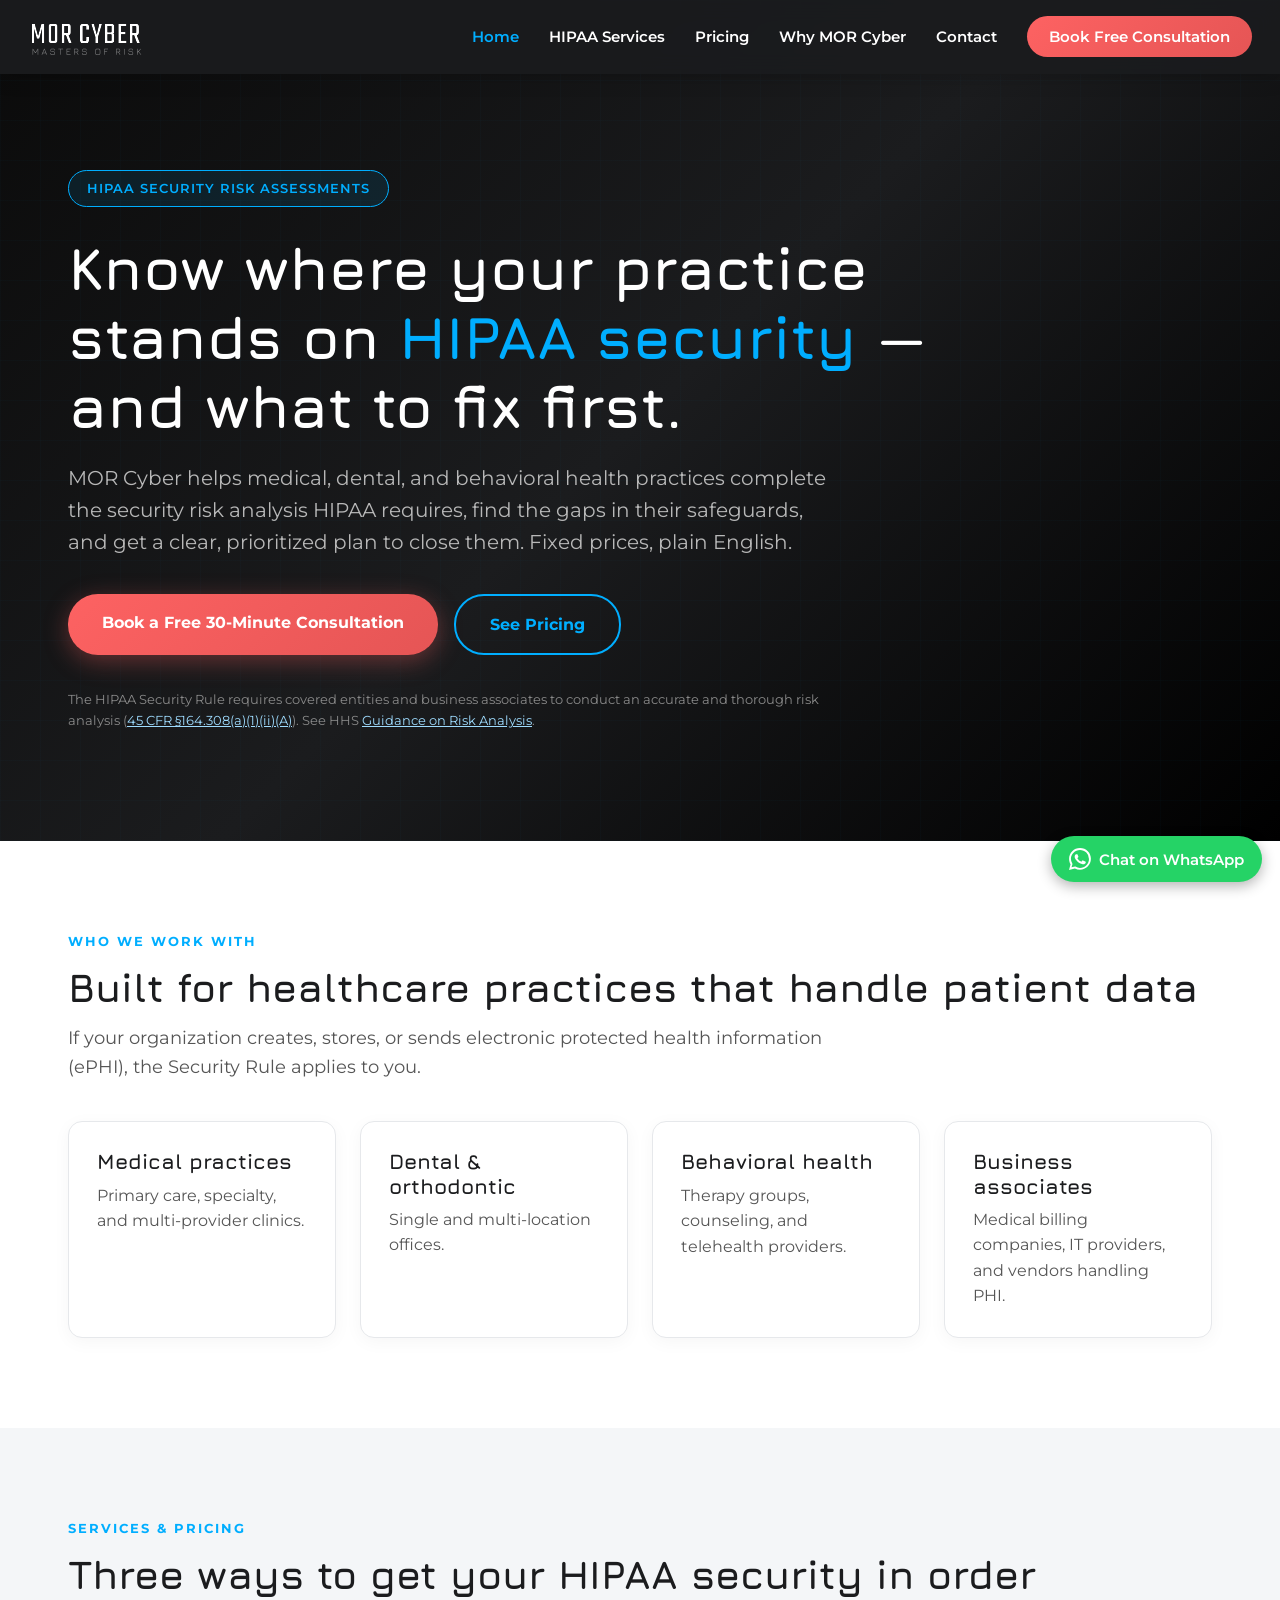
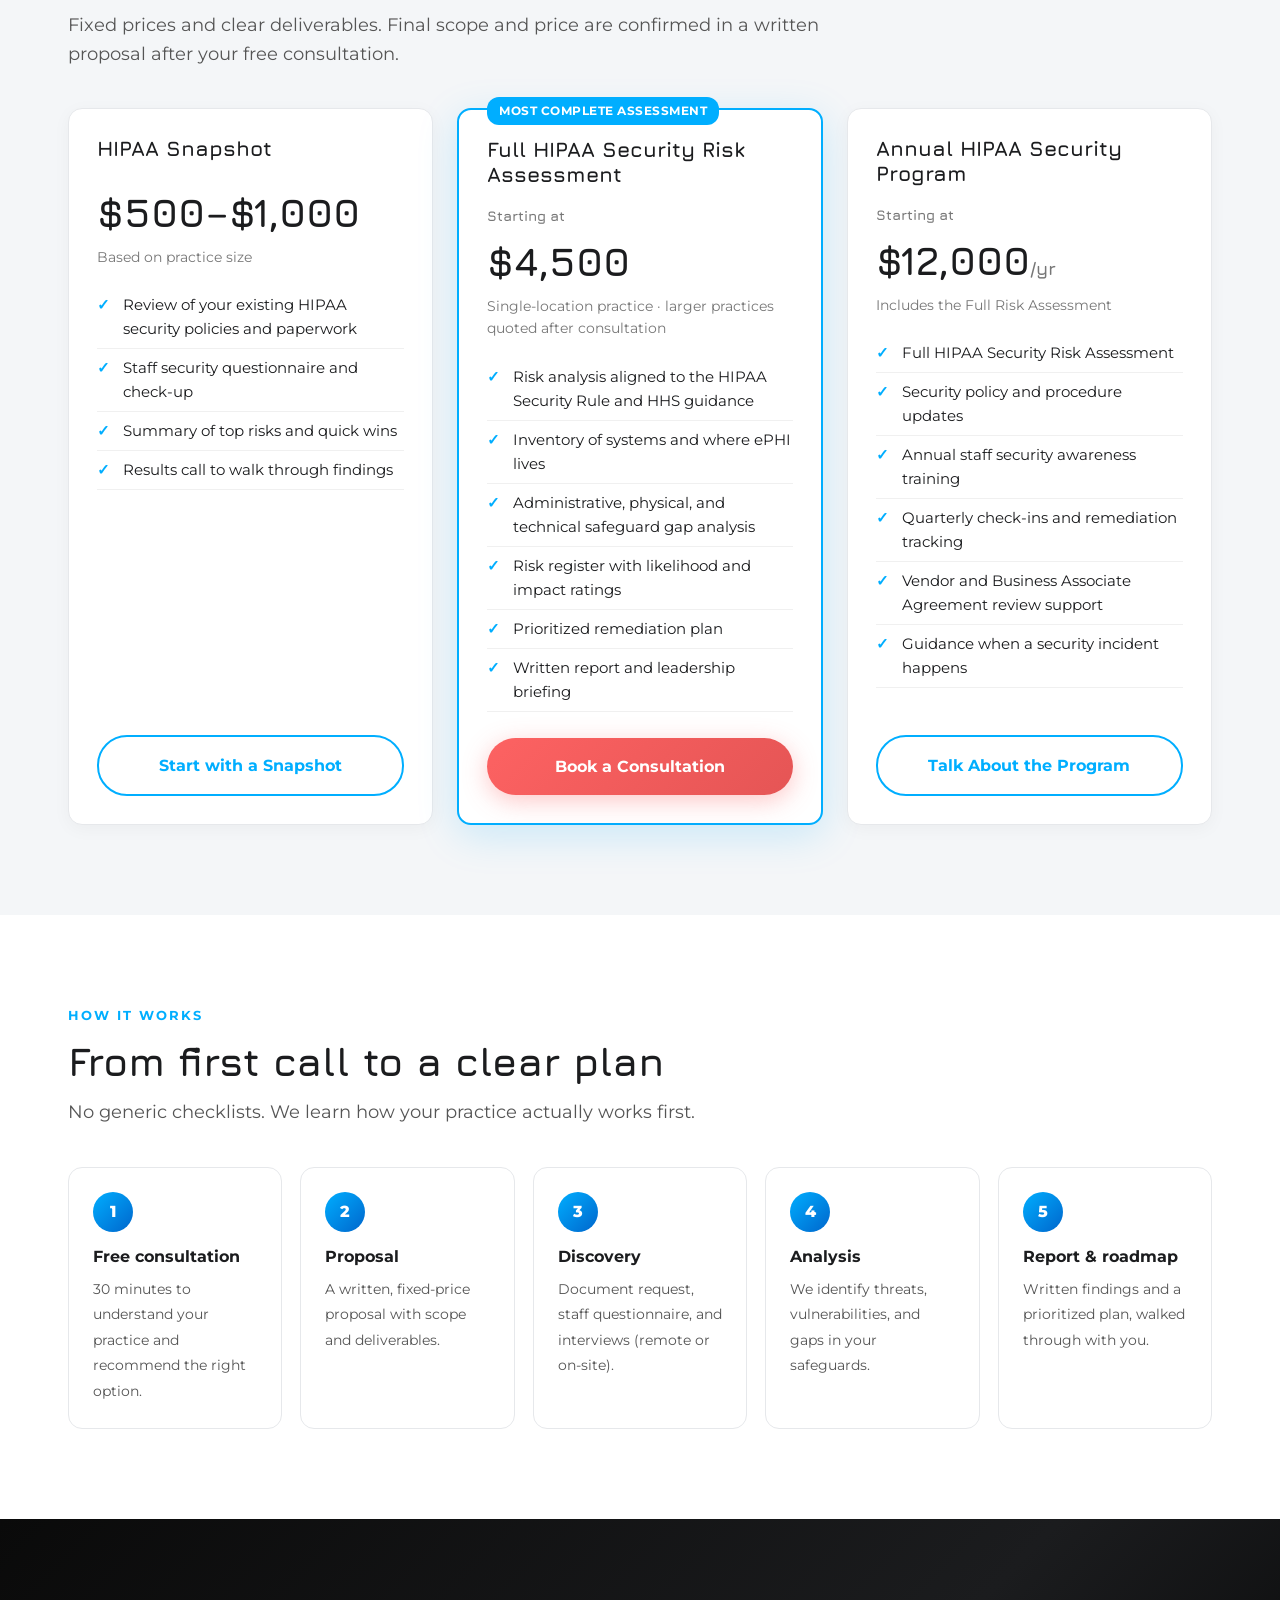
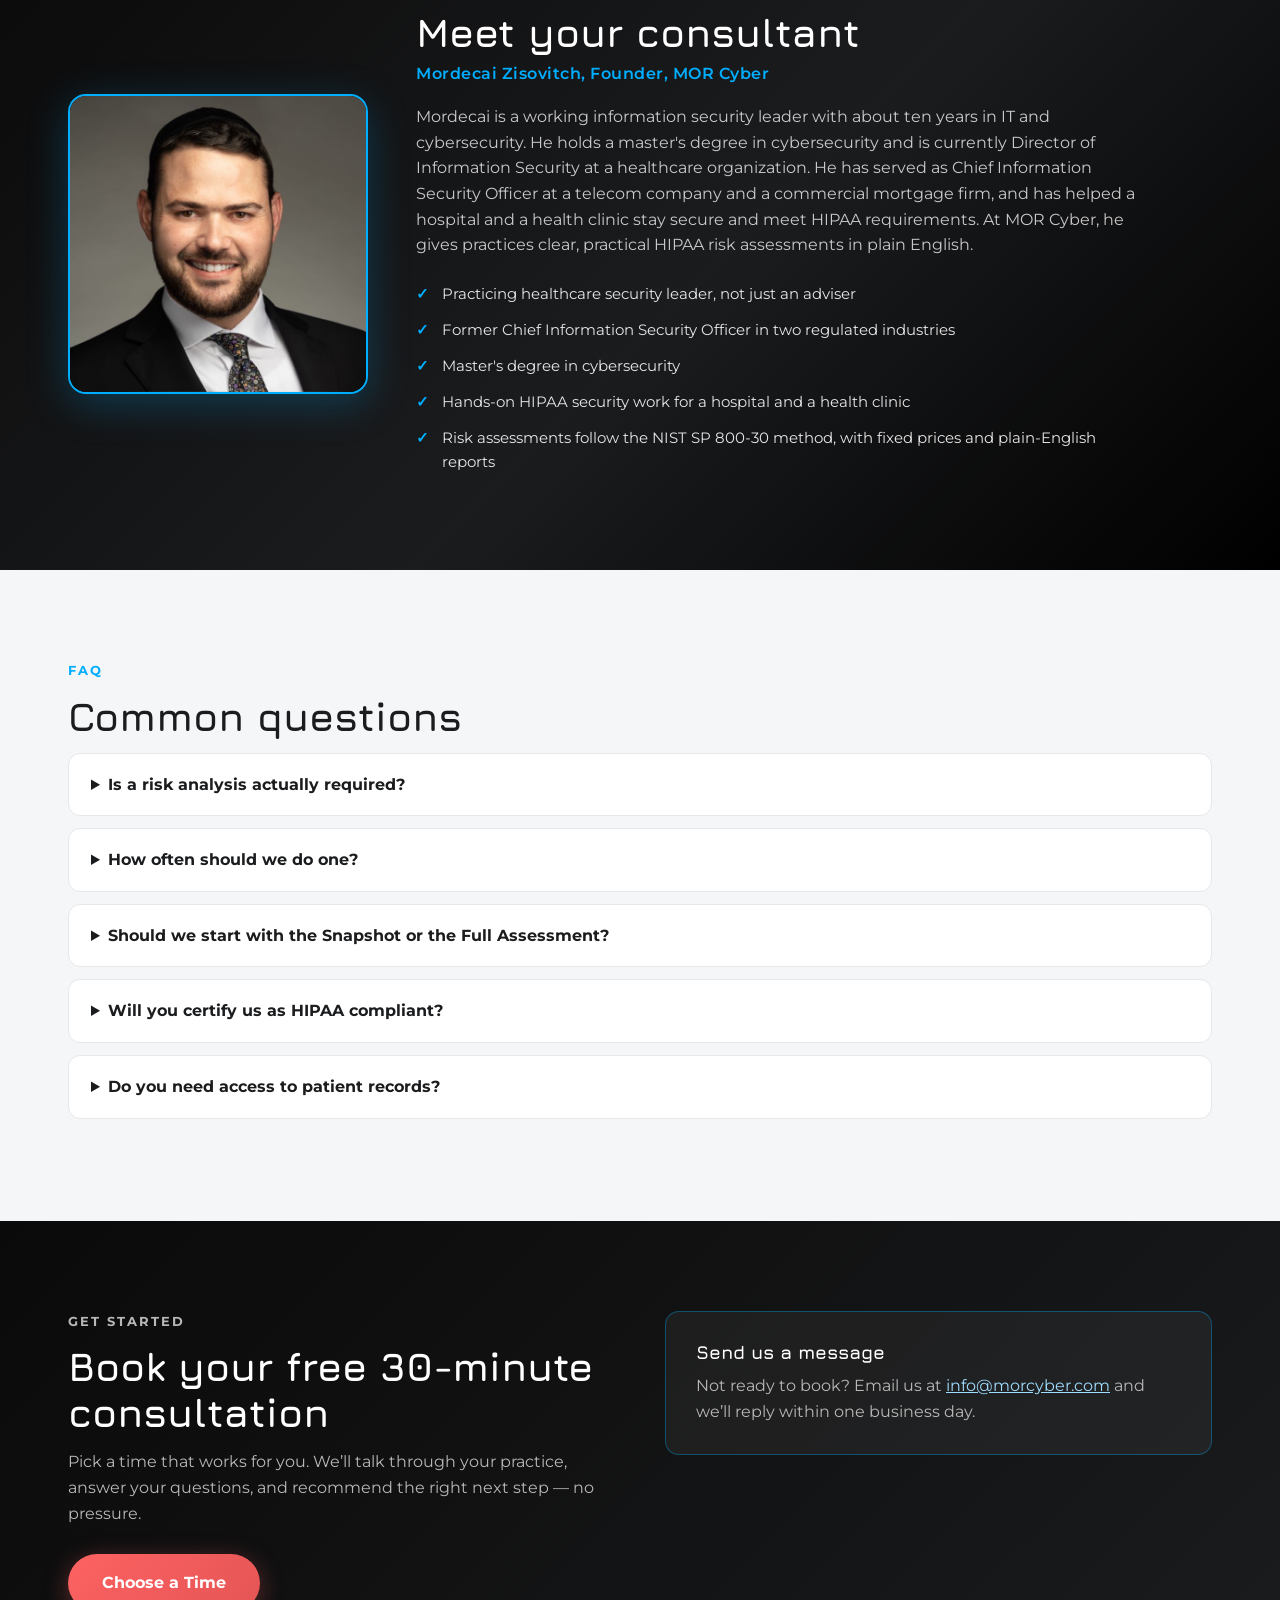
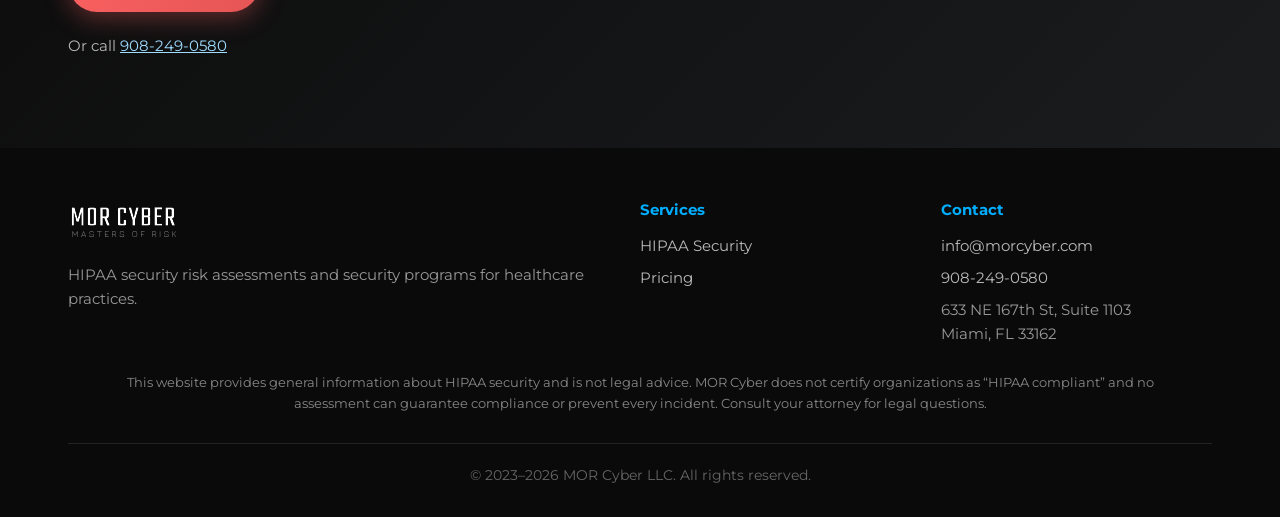
<file: index.html>
<!DOCTYPE html>
<html lang="en">
<head>
<meta charset="UTF-8">
<meta name="viewport" content="width=device-width, initial-scale=1.0">
<title>MOR Cyber | HIPAA Security Risk Assessments for Healthcare Practices</title>
<meta name="description" content="HIPAA Security Risk Assessments, snapshot reviews, and annual HIPAA security programs for medical, dental, and behavioral health practices. Miami, FL.">
<link rel="icon" type="image/svg+xml" href="MOR Cyber Logo horizontal.svg">
<meta property="og:type" content="website"><meta property="og:url" content="https://morcyber.com/">
<meta property="og:title" content="MOR Cyber | HIPAA Security Risk Assessments">
<meta property="og:description" content="Fixed-price HIPAA Security Risk Assessments and annual security programs for healthcare practices.">
<meta property="og:image" content="https://morcyber.com/MOR Cyber Logo horizontal.svg">
<link rel="preconnect" href="https://fonts.googleapis.com"><link rel="preconnect" href="https://fonts.gstatic.com" crossorigin>
<link href="https://fonts.googleapis.com/css2?family=Montserrat:wght@400;500;600;700;800;900&family=Jura:wght@500;600;700&display=swap" rel="stylesheet">
<link rel="stylesheet" href="site.css">
<style>
*{margin:0;padding:0;box-sizing:border-box}
body{font-family:'Montserrat',sans-serif;color:#1B1C1E;line-height:1.6}
h1,h2,h3{font-family:'Jura',sans-serif;line-height:1.15}
a{color:#0088cc}
.wrap{max-width:1200px;margin:0 auto;padding:0 28px}
section{padding:90px 0}
.eyebrow{color:#00AEFF;font-weight:700;letter-spacing:2px;font-size:13px;text-transform:uppercase;margin-bottom:12px}
h2{font-size:40px;margin-bottom:14px}
.sub{color:#555;font-size:18px;max-width:760px;margin-bottom:40px}
.btn{display:inline-block;padding:16px 34px;border-radius:30px;font-weight:700;text-decoration:none;transition:.25s;border:0;cursor:pointer;font-size:16px;font-family:inherit}
.btn-primary{background:linear-gradient(135deg,#FD6262,#e55555);color:#fff;box-shadow:0 6px 25px rgba(253,98,98,.35)}
.btn-primary:hover{transform:translateY(-2px)}
.btn-ghost{border:2px solid #00AEFF;color:#00AEFF;background:transparent}
.hero{background:linear-gradient(135deg,#0a0a0a 0%,#1B1C1E 50%,#000 100%);color:#fff;padding:170px 0 110px;position:relative;overflow:hidden}
.hero::before{content:'';position:absolute;inset:0;background-image:repeating-linear-gradient(90deg,rgba(0,174,255,.04) 0,transparent 1px,transparent 40px),repeating-linear-gradient(0deg,rgba(0,174,255,.04) 0,transparent 1px,transparent 40px);pointer-events:none}
.hero .wrap{position:relative}
.badge{display:inline-block;border:1px solid #00AEFF;color:#00AEFF;background:rgba(0,174,255,.1);padding:7px 18px;border-radius:20px;font-size:13px;font-weight:600;letter-spacing:1px;margin-bottom:26px}
.hero h1{font-size:60px;max-width:900px;margin-bottom:22px}
.hero h1 span{color:#00AEFF}
.hero p.lead{font-size:20px;color:#b8b8b8;max-width:760px;margin-bottom:36px}
.hero .ctas{display:flex;gap:16px;flex-wrap:wrap}
.hero .ref{margin-top:34px;font-size:13px;color:#8a8a8a;max-width:760px}
.hero .ref a{color:#9fdcff}
.grid{display:grid;gap:24px}
.g4{grid-template-columns:repeat(4,1fr)}.g3{grid-template-columns:repeat(3,1fr)}.g2{grid-template-columns:repeat(2,1fr)}
.card{background:#fff;border:1px solid #e6e8eb;border-radius:14px;padding:28px;box-shadow:0 4px 18px rgba(0,0,0,.04)}
.card h3{font-size:21px;margin-bottom:8px}
.card p{color:#555}
.alt{background:#f4f6f8}
.offer{display:flex;flex-direction:column;position:relative}
.offer .price{font-family:'Jura',sans-serif;font-size:40px;font-weight:700;color:#1B1C1E;margin:10px 0 2px}
.offer .price small{font-size:18px;color:#777}
.offer .price small:first-child{display:block;font-size:14px;margin-bottom:2px}
.offer .meta{color:#777;font-size:14px;margin-bottom:18px}
.offer ul{list-style:none;margin-bottom:26px;flex:1}
.offer li{padding:7px 0 7px 26px;position:relative;border-bottom:1px solid #f0f0f0;font-size:15px}
.offer li::before{content:'✓';position:absolute;left:0;color:#00AEFF;font-weight:800}
.offer .btn{text-align:center}
.featured{border:2px solid #00AEFF;box-shadow:0 10px 40px rgba(0,174,255,.18)}
.tag{position:absolute;top:-13px;left:28px;background:#00AEFF;color:#fff;font-size:12px;font-weight:700;padding:4px 12px;border-radius:12px;letter-spacing:.5px}
.steps{counter-reset:s;list-style:none;display:grid;grid-template-columns:repeat(5,1fr);gap:18px}
.steps li{counter-increment:s;background:#fff;border-radius:14px;padding:24px;border:1px solid #e6e8eb}
.steps li::before{content:counter(s);display:flex;align-items:center;justify-content:center;width:40px;height:40px;border-radius:50%;background:linear-gradient(135deg,#00AEFF,#0066cc);color:#fff;font-weight:800;margin-bottom:12px}
.steps b{display:block;margin-bottom:6px}.steps span{color:#555;font-size:14px}
.about{background:linear-gradient(135deg,#0a0a0a 0%,#1B1C1E 55%,#000 100%);color:#fff}
.about .wrap{display:grid;grid-template-columns:300px 1fr;gap:48px;align-items:center}
.about img{width:100%;border-radius:18px;border:2px solid #00AEFF;box-shadow:0 10px 40px rgba(0,174,255,.25);display:block}
.about h2{color:#fff;margin-bottom:6px}
.about .role{color:#00AEFF;font-weight:600;margin-bottom:18px;letter-spacing:.5px}
.about p{color:#c9c9c9;margin-bottom:18px;max-width:720px}
.about ul{list-style:none;max-width:720px}
.about li{padding:6px 0 6px 26px;position:relative;color:#e6e6e6;font-size:15px}
.about li::before{content:'✓';position:absolute;left:0;color:#00AEFF;font-weight:800}
@media(max-width:800px){.about .wrap{grid-template-columns:1fr;gap:28px}.about img{max-width:260px}}
details{background:#fff;border:1px solid #e6e8eb;border-radius:12px;padding:18px 22px;margin-bottom:12px}
summary{font-weight:700;cursor:pointer}details p{margin-top:10px;color:#555}
.other .card{border-left:4px solid #7D7D7D}
.cta-band{background:linear-gradient(135deg,#0a0a0a,#1B1C1E);color:#fff}
.cta-band h2{color:#fff}.cta-band p{color:#b8b8b8}
.cta-band a:not(.btn){color:#9fdcff}
.contact-grid{display:grid;grid-template-columns:1fr 1fr;gap:50px;align-items:start}
.contact-box{background:rgba(255,255,255,.05);border:1px solid rgba(0,174,255,.35);border-radius:14px;padding:30px}
.contact-box h3{color:#fff;margin-bottom:10px}
#contactForm{display:none}
#contactForm input,#contactForm select,#contactForm textarea{width:100%;padding:12px 14px;margin-bottom:12px;border-radius:8px;border:1px solid #444;background:#111;color:#fff;font:inherit}
#contactForm textarea{min-height:100px}
footer{background:#0a0a0a;color:#999;padding:50px 0 30px;font-size:15px}
footer .cols{display:grid;grid-template-columns:2fr 1fr 1fr;gap:30px}
footer h4{color:#00AEFF;margin-bottom:12px}footer a{color:#bbb;text-decoration:none}footer ul{list-style:none}footer li{margin-bottom:8px}
footer .copy{border-top:1px solid #222;margin-top:30px;padding-top:20px;text-align:center;color:#666;font-size:14px}
@media(max-width:1000px){.g4{grid-template-columns:repeat(2,1fr)}.g3,.steps{grid-template-columns:1fr}.contact-grid{grid-template-columns:1fr}}
@media(max-width:640px){.hero{padding:130px 0 70px}.hero h1{font-size:38px}h2{font-size:30px}section{padding:60px 0}.g4,.g2{grid-template-columns:1fr}footer .cols{grid-template-columns:1fr}.hero .ctas .btn{width:100%;text-align:center}}
</style>
<script src="whatsapp.js" defer></script>
</head>
<body>
<nav class="mc-nav"><div class="mc-nav-in">
  <a href="index.html"><img src="MOR Cyber Logo horizontal.svg" alt="MOR CYBER - Masters of Risk"></a>
  <button class="mc-burger" aria-label="Menu" onclick="this.nextElementSibling.classList.toggle('open')"><span></span><span></span><span></span></button>
  <ul class="mc-menu"><li><a href="index.html" class="active">Home</a></li><li><a href="services.html">HIPAA Services</a></li><li><a href="index.html#pricing">Pricing</a></li><li><a href="why-morcyber.html">Why MOR Cyber</a></li><li><a href="index.html#contact">Contact</a></li><li><a class="mc-cta" href="https://outlook.office.com/book/Free30MinHIPAAConsultation@Morcyber.com/" target="_blank" rel="noopener">Book Free Consultation</a></li></ul>
</div></nav>

<section class="hero"><div class="wrap">
  <div class="badge">HIPAA SECURITY RISK ASSESSMENTS</div>
  <h1>Know where your practice stands on <span>HIPAA security</span> &mdash; and what to fix first.</h1>
  <p class="lead">MOR Cyber helps medical, dental, and behavioral health practices complete the security risk analysis HIPAA requires, find the gaps in their safeguards, and get a clear, prioritized plan to close them. Fixed prices, plain English.</p>
  <div class="ctas">
    <a class="btn btn-primary" href="https://outlook.office.com/book/Free30MinHIPAAConsultation@Morcyber.com/" target="_blank" rel="noopener">Book a Free 30-Minute Consultation</a>
    <a class="btn btn-ghost" href="#pricing">See Pricing</a>
  </div>
  <p class="ref">The HIPAA Security Rule requires covered entities and business associates to conduct an accurate and thorough risk analysis (<a href="https://www.ecfr.gov/current/title-45/subtitle-A/subchapter-C/part-164/subpart-C/section-164.308" target="_blank" rel="noopener">45 CFR &sect;164.308(a)(1)(ii)(A)</a>). See HHS <a href="https://www.hhs.gov/hipaa/for-professionals/security/guidance/guidance-risk-analysis/index.html" target="_blank" rel="noopener">Guidance on Risk Analysis</a>.</p>
</div></section>

<section><div class="wrap">
  <p class="eyebrow">Who we work with</p>
  <h2>Built for healthcare practices that handle patient data</h2>
  <p class="sub">If your organization creates, stores, or sends electronic protected health information (ePHI), the Security Rule applies to you.</p>
  <div class="grid g4">
    <div class="card"><h3>Medical practices</h3><p>Primary care, specialty, and multi-provider clinics.</p></div>
    <div class="card"><h3>Dental &amp; orthodontic</h3><p>Single and multi-location offices.</p></div>
    <div class="card"><h3>Behavioral health</h3><p>Therapy groups, counseling, and telehealth providers.</p></div>
    <div class="card"><h3>Business associates</h3><p>Medical billing companies, IT providers, and vendors handling PHI.</p></div>
  </div>
</div></section>

<section id="pricing" class="alt"><div class="wrap">
  <p class="eyebrow">Services &amp; pricing</p>
  <h2>Three ways to get your HIPAA security in order</h2>
  <p class="sub">Fixed prices and clear deliverables. Final scope and price are confirmed in a written proposal after your free consultation.</p>
  <div class="grid g3">
    <div class="card offer">
      <h3>HIPAA Snapshot</h3>
      <div class="price">$500&ndash;$1,000</div>
      <div class="meta">Based on practice size</div>
      <ul>
        <li>Review of your existing HIPAA security policies and paperwork</li>
        <li>Staff security questionnaire and check-up</li>
        <li>Summary of top risks and quick wins</li>
        <li>Results call to walk through findings</li>
      </ul>
      <a class="btn btn-ghost" href="https://outlook.office.com/book/Free30MinHIPAAConsultation@Morcyber.com/" target="_blank" rel="noopener">Start with a Snapshot</a>
    </div>
    <div class="card offer featured">
      <span class="tag">MOST COMPLETE ASSESSMENT</span>
      <h3>Full HIPAA Security Risk Assessment</h3>
      <div class="price"><small>Starting at </small>$4,500</div>
      <div class="meta">Single-location practice &middot; larger practices quoted after consultation</div>
      <ul>
        <li>Risk analysis aligned to the HIPAA Security Rule and HHS guidance</li>
        <li>Inventory of systems and where ePHI lives</li>
        <li>Administrative, physical, and technical safeguard gap analysis</li>
        <li>Risk register with likelihood and impact ratings</li>
        <li>Prioritized remediation plan</li>
        <li>Written report and leadership briefing</li>
      </ul>
      <a class="btn btn-primary" href="https://outlook.office.com/book/Free30MinHIPAAConsultation@Morcyber.com/" target="_blank" rel="noopener">Book a Consultation</a>
    </div>
    <div class="card offer">
      <h3>Annual HIPAA Security Program</h3>
      <div class="price"><small>Starting at </small>$12,000<small>/yr</small></div>
      <div class="meta">Includes the Full Risk Assessment</div>
      <ul>
        <li>Full HIPAA Security Risk Assessment</li>
        <li>Security policy and procedure updates</li>
        <li>Annual staff security awareness training</li>
        <li>Quarterly check-ins and remediation tracking</li>
        <li>Vendor and Business Associate Agreement review support</li>
        <li>Guidance when a security incident happens</li>
      </ul>
      <a class="btn btn-ghost" href="https://outlook.office.com/book/Free30MinHIPAAConsultation@Morcyber.com/" target="_blank" rel="noopener">Talk About the Program</a>
    </div>
  </div>
</div></section>

<section id="process"><div class="wrap">
  <p class="eyebrow">How it works</p>
  <h2>From first call to a clear plan</h2>
  <p class="sub">No generic checklists. We learn how your practice actually works first.</p>
  <ol class="steps">
    <li><b>Free consultation</b><span>30 minutes to understand your practice and recommend the right option.</span></li>
    <li><b>Proposal</b><span>A written, fixed-price proposal with scope and deliverables.</span></li>
    <li><b>Discovery</b><span>Document request, staff questionnaire, and interviews (remote or on-site).</span></li>
    <li><b>Analysis</b><span>We identify threats, vulnerabilities, and gaps in your safeguards.</span></li>
    <li><b>Report &amp; roadmap</b><span>Written findings and a prioritized plan, walked through with you.</span></li>
  </ol>
</div></section>

<section id="about" class="about"><div class="wrap">
  <img src="headshot.jpg" alt="Mordecai Zisovitch, founder of MOR Cyber" width="300" height="300" loading="lazy">
  <div>
    <h2>Meet your consultant</h2>
    <div class="role">Mordecai Zisovitch, Founder, MOR Cyber</div>
    <p>Mordecai is a working information security leader with about ten years in IT and cybersecurity. He holds a master's degree in cybersecurity and is currently Director of Information Security at a healthcare organization. He has served as Chief Information Security Officer at a telecom company and a commercial mortgage firm, and has helped a hospital and a health clinic stay secure and meet HIPAA requirements. At MOR Cyber, he gives practices clear, practical HIPAA risk assessments in plain English.</p>
    <ul>
      <li>Practicing healthcare security leader, not just an adviser</li>
      <li>Former Chief Information Security Officer in two regulated industries</li>
      <li>Master's degree in cybersecurity</li>
      <li>Hands-on HIPAA security work for a hospital and a health clinic</li>
      <li>Risk assessments follow the NIST SP 800-30 method, with fixed prices and plain-English reports</li>
    </ul>
  </div>
</div></section>

<section class="alt"><div class="wrap">
  <p class="eyebrow">FAQ</p>
  <h2>Common questions</h2>
  <details><summary>Is a risk analysis actually required?</summary><p>Yes. The HIPAA Security Rule requires covered entities and business associates to conduct an accurate and thorough assessment of the risks to ePHI and to implement measures that reduce them. See <a href="https://www.hhs.gov/hipaa/for-professionals/security/guidance/guidance-risk-analysis/index.html" target="_blank" rel="noopener">HHS guidance</a>.</p></details>
  <details><summary>How often should we do one?</summary><p>HIPAA does not set a fixed interval; HHS describes risk analysis as an ongoing process. Many practices review annually and after major changes such as a new EHR, a new location, or a security incident.</p></details>
  <details><summary>Should we start with the Snapshot or the Full Assessment?</summary><p>The Snapshot is a fast, low-cost look at your paperwork and staff practices. The Full Assessment is the thorough risk analysis the Security Rule calls for. We&rsquo;ll recommend one on your free consultation.</p></details>
  <details><summary>Will you certify us as HIPAA compliant?</summary><p>No. There is no official government HIPAA certification, and no consultant can guarantee compliance. We give you a documented assessment and a clear plan to reduce risk.</p></details>
  <details><summary>Do you need access to patient records?</summary><p>We assess systems, policies, and safeguards, not patient charts. If an engagement may involve access to PHI, we&rsquo;ll put a Business Associate Agreement in place first.</p></details>
</div></section>

<section id="contact" class="cta-band"><div class="wrap contact-grid">
  <div>
    <p class="eyebrow">Get started</p>
    <h2>Book your free 30-minute consultation</h2>
    <p style="margin:14px 0 28px">Pick a time that works for you. We&rsquo;ll talk through your practice, answer your questions, and recommend the right next step &mdash; no pressure.</p>
    <a class="btn btn-primary" href="https://outlook.office.com/book/Free30MinHIPAAConsultation@Morcyber.com/" target="_blank" rel="noopener">Choose a Time</a>
    <p style="margin-top:22px;font-size:15px">Or call <a href="tel:908-249-0580">908-249-0580</a></p>
  </div>
  <div class="contact-box">
    <h3>Send us a message</h3>
    <p id="mailtoFallback">Not ready to book? Email us at <a href="mailto:info@morcyber.com?subject=HIPAA%20inquiry%20from%20morcyber.com">info@morcyber.com</a> and we&rsquo;ll reply within one business day.</p>
    <!-- FORMSPREE: replace YOUR_FORMSPREE_ID with the ID from formspree.io (see README). The form stays hidden until then. -->
    <form id="contactForm" action="https://formspree.io/f/YOUR_FORMSPREE_ID" method="POST">
      <input name="name" placeholder="Full name" required>
      <input name="email" type="email" placeholder="Work email" required>
      <input name="practice" placeholder="Practice / organization name">
      <select name="practice_type"><option value="">Practice type</option><option>Medical</option><option>Dental</option><option>Behavioral health</option><option>Business associate / vendor</option><option>Other</option></select>
      <textarea name="message" placeholder="How can we help? (Please don&rsquo;t include patient information.)" required></textarea>
      <input type="hidden" name="_subject" value="New inquiry from morcyber.com">
      <button class="btn btn-primary" type="submit">Send Message</button>
    </form>
  </div>
</div></section>

<footer><div class="wrap">
  <div class="cols">
    <div><img src="MOR Cyber Logo horizontal.svg" alt="MOR CYBER" style="height:44px"><p style="margin-top:14px">HIPAA security risk assessments and security programs for healthcare practices.</p></div>
    <div><h4>Services</h4><ul><li><a href="services.html#hipaa">HIPAA Security</a></li><li><a href="index.html#pricing">Pricing</a></li></ul></div>
    <div><h4>Contact</h4><ul><li><a href="mailto:info@morcyber.com">info@morcyber.com</a></li><li><a href="tel:908-249-0580">908-249-0580</a></li><li>633 NE 167th St, Suite 1103<br>Miami, FL 33162</li></ul></div>
  </div>
  <p class="mc-legal">This website provides general information about HIPAA security and is not legal advice. MOR Cyber does not certify organizations as &ldquo;HIPAA compliant&rdquo; and no assessment can guarantee compliance or prevent every incident. Consult your attorney for legal questions.</p>
  <div class="copy">&copy; 2023–2026 MOR Cyber LLC. All rights reserved.</div>
</div></footer>
<script src="script.js"></script>
</body>
</html>
</file>
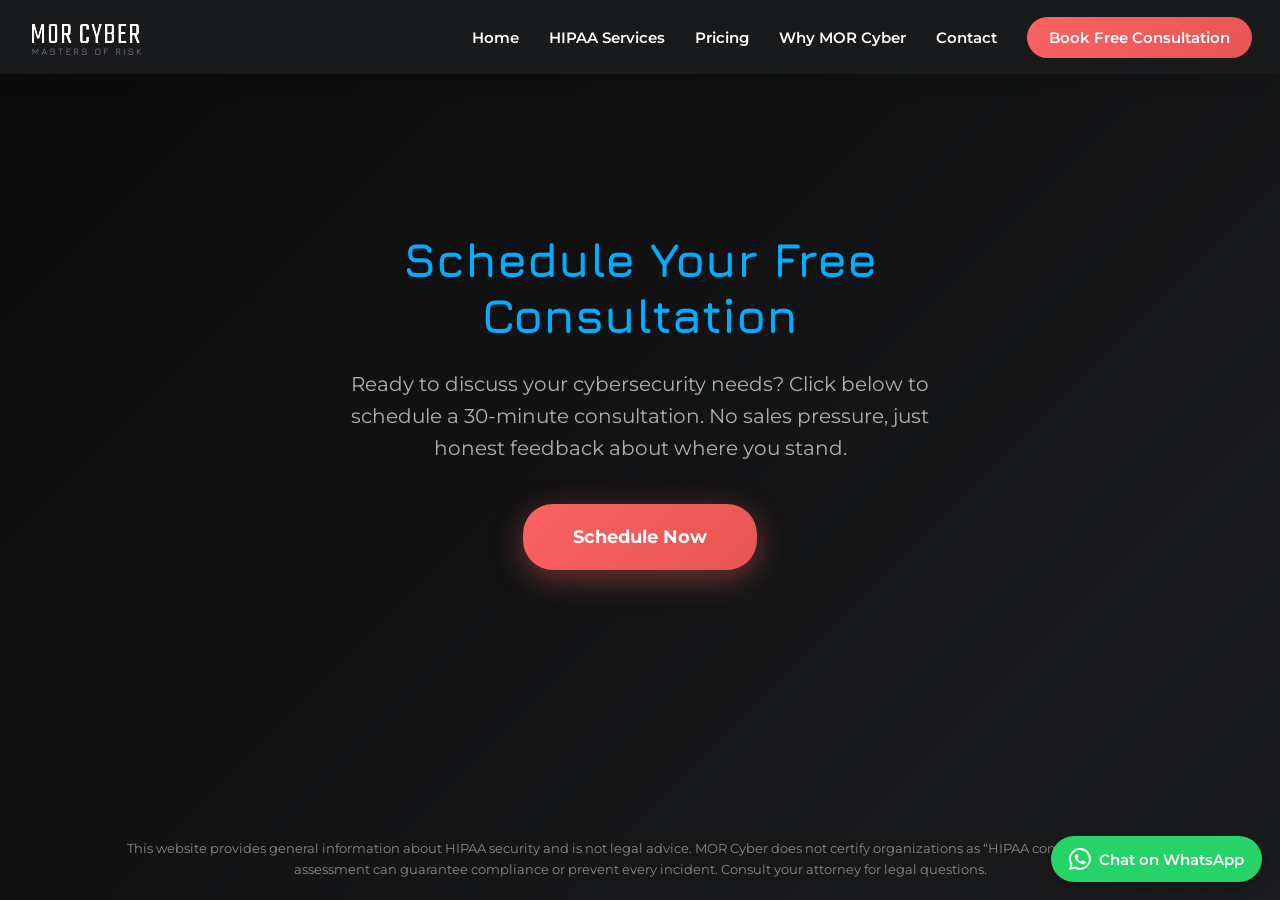
<file: get-started.html>
<!DOCTYPE html>
<html lang="en">
<head>
    <meta charset="UTF-8">
    <meta name="viewport" content="width=device-width, initial-scale=1.0">
    <title>Schedule Consultation - MOR CYBER</title>
    <link rel="preconnect" href="https://fonts.googleapis.com">
    <link rel="preconnect" href="https://fonts.gstatic.com" crossorigin>
    <link href="https://fonts.googleapis.com/css2?family=Montserrat:wght@400;600;700;800;900&family=Jura:wght@300;400;500;600;700&display=swap" rel="stylesheet">
    <style>
        * { margin: 0; padding: 0; box-sizing: border-box; }
        
        body {
            font-family: 'Montserrat', sans-serif;
            background: linear-gradient(135deg, #0a0a0a 0%, #1B1C1E 100%);
            color: white;
            min-height: 100vh;
            display: flex;
            flex-direction: column;
        }
        
        .navbar {
            background: rgba(27, 28, 30, 0.95);
            padding: 20px 40px;
            display: flex;
            justify-content: space-between;
            align-items: center;
        }
        
        .logo { height: 50px; }
        
        .container {
            flex: 1;
            display: flex;
            align-items: center;
            justify-content: center;
            padding: 40px 20px;
        }
        
        .content {
            max-width: 600px;
            text-align: center;
        }
        
        h1 {
            font-family: 'Jura', sans-serif;
            font-size: 48px;
            color: #00AEFF;
            margin-bottom: 25px;
        }
        
        p {
            font-size: 20px;
            color: #b0b0b0;
            margin-bottom: 40px;
            line-height: 1.6;
        }
        
        .btn {
            display: inline-block;
            padding: 22px 50px;
            background: linear-gradient(135deg, #FD6262 0%, #e55555 100%);
            color: white;
            text-decoration: none;
            border-radius: 30px;
            font-weight: 700;
            font-size: 18px;
            transition: all 0.3s;
            box-shadow: 0 8px 30px rgba(253,98,98,0.4);
        }
        
        .btn:hover {
            transform: translateY(-3px);
            box-shadow: 0 12px 40px rgba(253,98,98,0.6);
        }
        
        @media (max-width: 768px) {
            h1 { font-size: 36px; }
            p { font-size: 18px; }
            .navbar { padding: 15px 20px; }
        }
    </style>
    <link rel="stylesheet" href="site.css">
    <script src="whatsapp.js" defer></script>
</head>
<body>
    <nav class="mc-nav"><div class="mc-nav-in">
  <a href="index.html"><img src="MOR Cyber Logo horizontal.svg" alt="MOR CYBER - Masters of Risk"></a>
  <button class="mc-burger" aria-label="Menu" onclick="this.nextElementSibling.classList.toggle('open')"><span></span><span></span><span></span></button>
  <ul class="mc-menu"><li><a href="index.html">Home</a></li><li><a href="services.html">HIPAA Services</a></li><li><a href="index.html#pricing">Pricing</a></li><li><a href="why-morcyber.html">Why MOR Cyber</a></li><li><a href="index.html#contact">Contact</a></li><li><a class="mc-cta" href="https://outlook.office.com/book/Free30MinHIPAAConsultation@Morcyber.com/" target="_blank" rel="noopener">Book Free Consultation</a></li></ul>
</div></nav>
    
    <div class="container">
        <div class="content">
            <h1>Schedule Your Free Consultation</h1>
            <p>Ready to discuss your cybersecurity needs? Click below to schedule a 30-minute consultation. No sales pressure, just honest feedback about where you stand.</p>
            <a href="https://outlook.office.com/book/Free30MinHIPAAConsultation@Morcyber.com/" class="btn">Schedule Now</a>
        </div>
    </div>
<div style="padding:20px 0"><p class="mc-legal">This website provides general information about HIPAA security and is not legal advice. MOR Cyber does not certify organizations as &ldquo;HIPAA compliant&rdquo; and no assessment can guarantee compliance or prevent every incident. Consult your attorney for legal questions.</p></div>
</body>
</html>
</file>
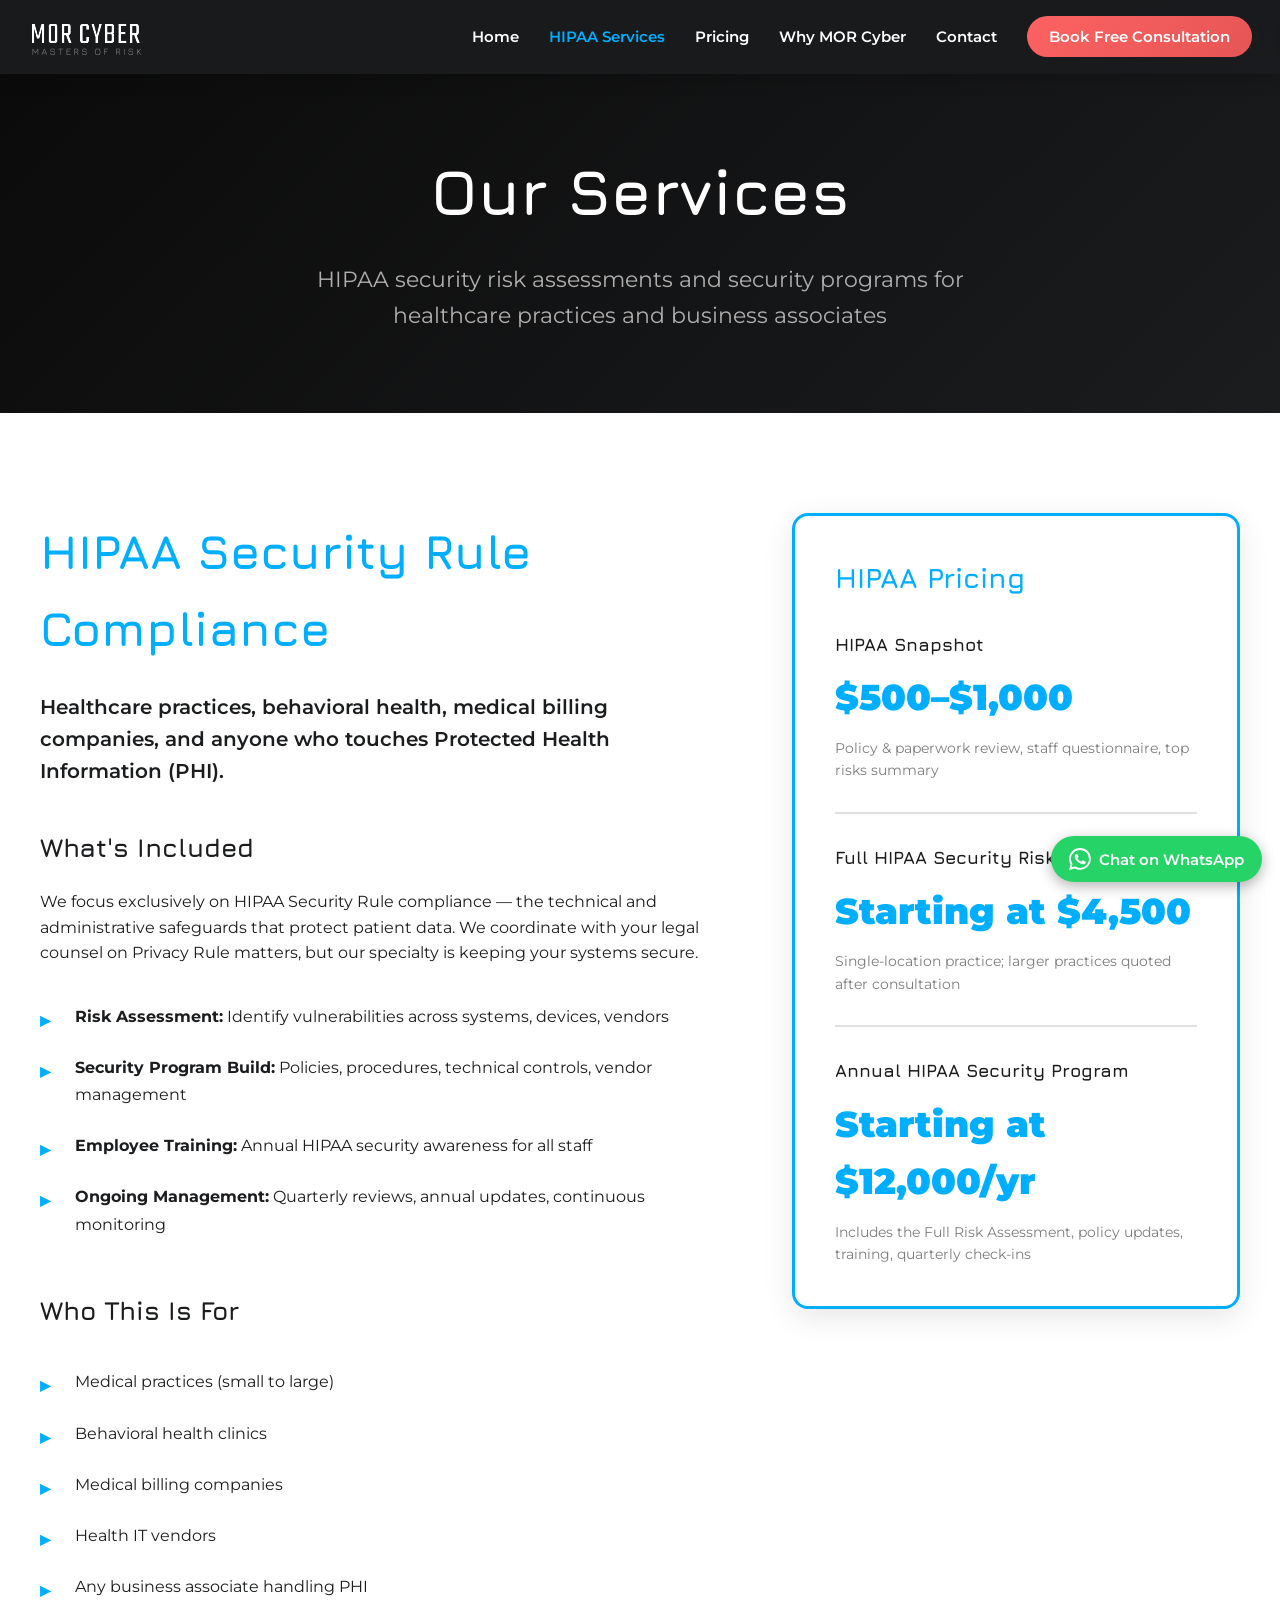
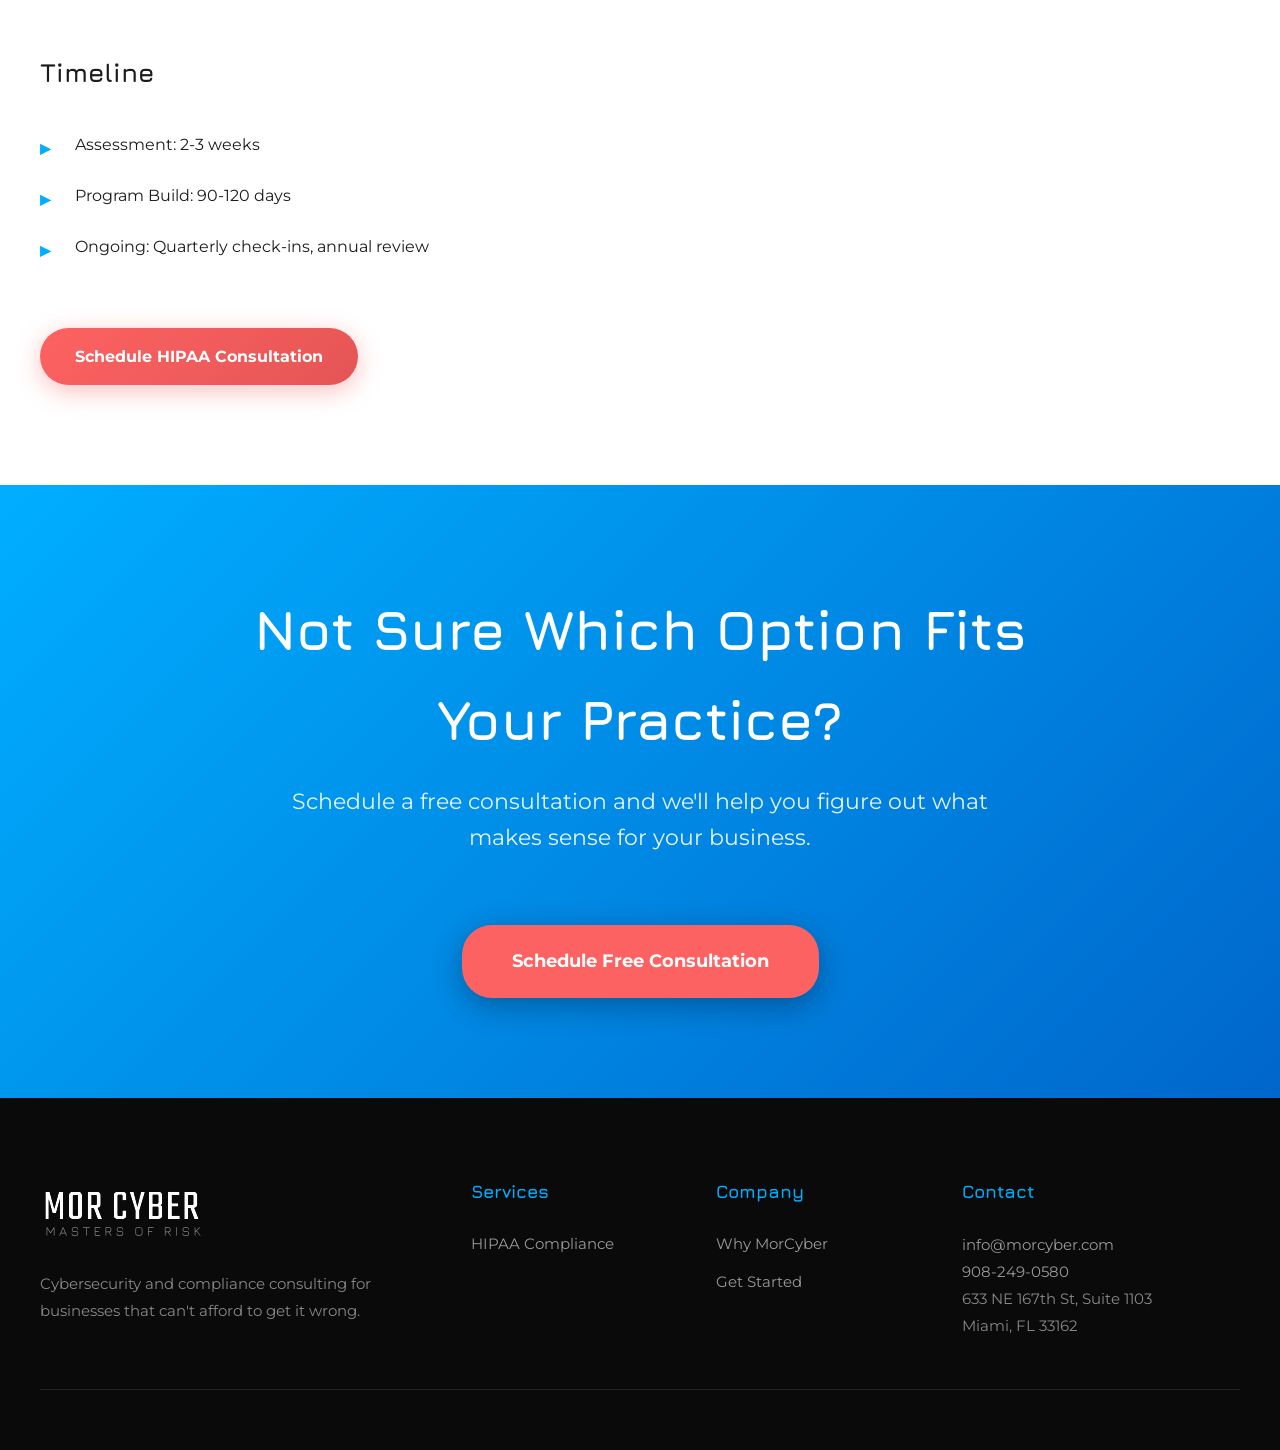
<file: services.html>
<!DOCTYPE html>
<html lang="en">
<head>
    <meta charset="UTF-8">
    <meta name="viewport" content="width=device-width, initial-scale=1.0">
    <title>Services - MOR CYBER | HIPAA Security for Healthcare</title>
    <link rel="preconnect" href="https://fonts.googleapis.com">
    <link rel="preconnect" href="https://fonts.gstatic.com" crossorigin>
    <link href="https://fonts.googleapis.com/css2?family=Montserrat:wght@100;200;300;400;500;600;700;800;900&family=Jura:wght@300;400;500;600;700&family=Sofia+Sans+Condensed:wght@100;200;300;400;500;600;700;800;900&display=swap" rel="stylesheet">
    <style>
        @import url('https://fonts.googleapis.com/css2?family=Montserrat:wght@100;200;300;400;500;600;700;800;900&family=Jura:wght@300;400;500;600;700&family=Sofia+Sans+Condensed:wght@100;200;300;400;500;600;700;800;900&display=swap');
        
        * {
            margin: 0;
            padding: 0;
            box-sizing: border-box;
        }
        
        :root {
            --primary-white: #FFFFFF;
            --primary-black: #000000;
            --primary-gray: #7D7D7D;
            --accent-red: #FD6262;
            --accent-blue: #00AEFF;
            --dark-bg: #1B1C1E;
            --font-title: 'Jura', sans-serif;
            --font-body: 'Montserrat', sans-serif;
            --font-tagline: 'Sofia Sans Condensed', sans-serif;
        }
        
        body {
            font-family: var(--font-body);
            color: var(--dark-bg);
            line-height: 1.6;
            overflow-x: hidden;
        }
        
        h1, h2, h3, h4, h5, h6 {
            font-family: var(--font-title);
        }
        
        /* Navigation */
        .navbar {
            position: fixed;
            top: 0;
            width: 100%;
            background: rgba(27, 28, 30, 0.95);
            backdrop-filter: blur(10px);
            padding: 20px 0;
            z-index: 1000;
            box-shadow: 0 2px 20px rgba(0,0,0,0.1);
        }
        
        .nav-container {
            max-width: 1400px;
            margin: 0 auto;
            padding: 0 40px;
            display: flex;
            justify-content: space-between;
            align-items: center;
        }
        
        .nav-menu {
            display: flex;
            list-style: none;
            gap: 50px;
            align-items: center;
        }
        
        .nav-menu a {
            color: var(--primary-white);
            text-decoration: none;
            font-weight: 600;
            font-size: 15px;
            letter-spacing: 0.5px;
            transition: all 0.3s;
        }
        
        .nav-menu a:hover {
            color: var(--accent-blue);
        }
        
        .hamburger { display: none; flex-direction: column; cursor: pointer; gap: 5px; }
        .hamburger span { width: 25px; height: 3px; background: var(--primary-white); transition: all 0.3s; }
        .btn-nav {
            background: linear-gradient(135deg, var(--accent-blue) 0%, #0066cc 100%);
            padding: 12px 30px;
            border-radius: 30px;
            box-shadow: 0 4px 15px rgba(0,174,255,0.3);
        }
        
        /* Hero */
        .services-hero {
            background: linear-gradient(135deg, #0a0a0a 0%, var(--dark-bg) 100%);
            padding: 140px 40px 80px;
            text-align: center;
            position: relative;
        }
        
        .services-hero h1 {
            font-size: 64px;
            font-weight: 700;
            color: var(--primary-white);
            margin-bottom: 20px;
        }
        
        .services-hero p {
            font-size: 22px;
            color: #b0b0b0;
            max-width: 700px;
            margin: 0 auto;
        }
        
        /* Service Detail Sections */
        .service-detail {
            padding: 100px 40px;
        }
        
        .service-detail:nth-child(even) {
            background: #f8f9fa;
        }
        
        .service-content {
            max-width: 1400px;
            margin: 0 auto;
            display: grid;
            grid-template-columns: 1.5fr 1fr;
            gap: 80px;
            align-items: start;
        }
        
        .service-info h2 {
            font-size: 48px;
            font-weight: 700;
            color: var(--accent-blue);
            margin-bottom: 25px;
        }
        
        .service-info .lead {
            font-size: 20px;
            font-weight: 600;
            color: var(--dark-bg);
            margin-bottom: 30px;
            line-height: 1.6;
        }
        
        .service-info h3 {
            font-size: 26px;
            color: var(--dark-bg);
            margin: 40px 0 20px;
            font-weight: 700;
        }
        
        .service-info ul {
            list-style: none;
            margin: 25px 0;
        }
        
        .service-info ul li {
            padding: 12px 0 12px 35px;
            position: relative;
            font-size: 16px;
            line-height: 1.7;
        }
        
        .service-info ul li:before {
            content: "▸";
            position: absolute;
            left: 0;
            color: var(--accent-blue);
            font-weight: bold;
            font-size: 20px;
        }
        
        .service-info ul li strong {
            color: var(--dark-bg);
            font-weight: 700;
        }
        
        /* Pricing Box */
        .pricing-box {
            background: var(--primary-white);
            border: 3px solid var(--accent-blue);
            border-radius: 16px;
            padding: 40px;
            position: sticky;
            top: 120px;
            box-shadow: 0 8px 30px rgba(0,0,0,0.1);
        }
        
        .pricing-box h3 {
            font-size: 28px;
            color: var(--accent-blue);
            margin-bottom: 30px;
            font-weight: 800;
        }
        
        .pricing-tier {
            margin-bottom: 30px;
            padding-bottom: 30px;
            border-bottom: 2px solid #e0e0e0;
        }
        
        .pricing-tier:last-child {
            border-bottom: none;
            margin-bottom: 0;
            padding-bottom: 0;
        }
        
        .tier-name {
            font-family: var(--font-title);
            font-weight: 700;
            font-size: 18px;
            color: var(--dark-bg);
            margin-bottom: 10px;
        }
        
        .tier-price {
            font-size: 36px;
            font-weight: 900;
            color: var(--accent-blue);
            margin-bottom: 10px;
        }
        
        .tier-desc {
            font-size: 14px;
            color: var(--primary-gray);
            line-height: 1.6;
        }
        
        .btn {
            display: inline-block;
            padding: 16px 35px;
            font-size: 16px;
            font-weight: 700;
            border-radius: 30px;
            text-decoration: none;
            transition: all 0.3s;
            margin-top: 30px;
        }
        
        .btn-primary {
            background: linear-gradient(135deg, var(--accent-red) 0%, #e55555 100%);
            color: var(--primary-white);
            box-shadow: 0 6px 25px rgba(253,98,98,0.4);
        }
        
        .btn-primary:hover {
            transform: translateY(-3px);
            box-shadow: 0 8px 30px rgba(253,98,98,0.6);
        }
        
        /* CTA Section */
        .cta-section {
            background: linear-gradient(135deg, var(--accent-blue) 0%, #0066cc 100%);
            padding: 100px 40px;
            text-align: center;
        }
        
        .cta-section h2 {
            font-size: 56px;
            font-weight: 900;
            color: var(--primary-white);
            margin-bottom: 20px;
        }
        
        .cta-section p {
            font-size: 22px;
            color: rgba(255,255,255,0.9);
            margin-bottom: 40px;
            max-width: 700px;
            margin-left: auto;
            margin-right: auto;
        }
        
        .btn-cta {
            background: var(--accent-red);
            color: var(--primary-white);
            padding: 22px 50px;
            font-size: 18px;
            box-shadow: 0 8px 30px rgba(0,0,0,0.3);
        }
        
        .btn-cta:hover {
            background: #e55555;
            transform: translateY(-4px);
            box-shadow: 0 12px 40px rgba(0,0,0,0.4);
        }
        
        /* Footer */
        .footer {
            background: #0a0a0a;
            color: var(--primary-white);
            padding: 80px 40px 30px;
        }
        
        .footer-content {
            max-width: 1400px;
            margin: 0 auto;
            display: grid;
            grid-template-columns: 2fr 1fr 1fr 1.5fr;
            gap: 60px;
            margin-bottom: 50px;
        }
        
        .footer-col h4 {
            font-family: var(--font-title);
            color: var(--accent-blue);
            margin-bottom: 25px;
            font-size: 18px;
            font-weight: 800;
        }
        
        .footer-col ul {
            list-style: none;
        }
        
        .footer-col ul li {
            margin-bottom: 12px;
        }
        
        .footer-col a {
            color: #999;
            text-decoration: none;
            transition: color 0.3s;
            font-size: 15px;
        }
        
        .footer-col a:hover {
            color: var(--accent-blue);
        }
        
        .footer-col p {
            color: #888;
            font-size: 15px;
            line-height: 1.8;
        }
        
        .footer-bottom {
            border-top: 1px solid rgba(255,255,255,0.1);
            padding-top: 30px;
            text-align: center;
            max-width: 1400px;
            margin: 0 auto;
        }
        
        .footer-bottom p {
            color: #666;
            font-size: 14px;
        }
        
        @media (max-width: 1200px) {
            .service-content {
                grid-template-columns: 1fr;
            }
            .pricing-box {
                position: static;
            }
        }
        
        @media (max-width: 768px) {
            .services-hero h1 { font-size: 42px; }
            .nav-menu { display: none; }
            .footer-content { grid-template-columns: 1fr; }
        }
    </style>
    <link rel="stylesheet" href="site.css">
    <script src="whatsapp.js" defer></script>
</head>
<body>
    <!-- Navigation -->
    <nav class="mc-nav"><div class="mc-nav-in">
  <a href="index.html"><img src="MOR Cyber Logo horizontal.svg" alt="MOR CYBER - Masters of Risk"></a>
  <button class="mc-burger" aria-label="Menu" onclick="this.nextElementSibling.classList.toggle('open')"><span></span><span></span><span></span></button>
  <ul class="mc-menu"><li><a href="index.html">Home</a></li><li><a href="services.html" class="active">HIPAA Services</a></li><li><a href="index.html#pricing">Pricing</a></li><li><a href="why-morcyber.html">Why MOR Cyber</a></li><li><a href="index.html#contact">Contact</a></li><li><a class="mc-cta" href="https://outlook.office.com/book/Free30MinHIPAAConsultation@Morcyber.com/" target="_blank" rel="noopener">Book Free Consultation</a></li></ul>
</div></nav>

    <!-- Hero -->
    <section class="services-hero">
        <h1>Our Services</h1>
        <p>HIPAA security risk assessments and security programs for healthcare practices and business associates</p>
    </section>

    <!-- HIPAA Compliance -->
    <section class="service-detail" id="hipaa">
        <div class="service-content">
            <div class="service-info">
                <h2>HIPAA Security Rule Compliance</h2>
                <p class="lead">Healthcare practices, behavioral health, medical billing companies, and anyone who touches Protected Health Information (PHI).</p>
                
                <h3>What's Included</h3>
                <p>We focus exclusively on HIPAA Security Rule compliance — the technical and administrative safeguards that protect patient data. We coordinate with your legal counsel on Privacy Rule matters, but our specialty is keeping your systems secure.</p>

                <ul>
                    <li><strong>Risk Assessment:</strong> Identify vulnerabilities across systems, devices, vendors</li>
                    <li><strong>Security Program Build:</strong> Policies, procedures, technical controls, vendor management</li>
                    <li><strong>Employee Training:</strong> Annual HIPAA security awareness for all staff</li>
                    <li><strong>Ongoing Management:</strong> Quarterly reviews, annual updates, continuous monitoring</li>
                </ul>

                <h3>Who This Is For</h3>
                <ul>
                    <li>Medical practices (small to large)</li>
                    <li>Behavioral health clinics</li>
                    <li>Medical billing companies</li>
                    <li>Health IT vendors</li>
                    <li>Any business associate handling PHI</li>
                </ul>

                <h3>Timeline</h3>
                <ul>
                    <li>Assessment: 2-3 weeks</li>
                    <li>Program Build: 90-120 days</li>
                    <li>Ongoing: Quarterly check-ins, annual review</li>
                </ul>

                <a href="https://outlook.office.com/book/Free30MinHIPAAConsultation@Morcyber.com/" target="_blank" class="btn btn-primary">Schedule HIPAA Consultation</a>
</div>

            <div class="pricing-box">
                <h3>HIPAA Pricing</h3>

                <div class="pricing-tier">
                    <div class="tier-name">HIPAA Snapshot</div>
                    <div class="tier-price">$500&ndash;$1,000</div>
                    <div class="tier-desc">Policy &amp; paperwork review, staff questionnaire, top risks summary</div>
                </div>

                <div class="pricing-tier">
                    <div class="tier-name">Full HIPAA Security Risk Assessment</div>
                    <div class="tier-price">Starting at $4,500</div>
                    <div class="tier-desc">Single-location practice; larger practices quoted after consultation</div>
                </div>

                <div class="pricing-tier">
                    <div class="tier-name">Annual HIPAA Security Program</div>
                    <div class="tier-price">Starting at $12,000/yr</div>
                    <div class="tier-desc">Includes the Full Risk Assessment, policy updates, training, quarterly check-ins</div>
                </div>
            </div>
        </div>
    </section>

    <!-- CTA Section -->
    <section class="cta-section">
        <div style="max-width: 900px; margin: 0 auto;">
            <h2>Not Sure Which Option Fits Your Practice?</h2>
            <p>Schedule a free consultation and we'll help you figure out what makes sense for your business.</p>
            <a href="https://outlook.office.com/book/Free30MinHIPAAConsultation@Morcyber.com/" target="_blank" class="btn btn-cta">Schedule Free Consultation</a>
</div>
    </section>

    <!-- Footer -->
    <footer class="footer">
        <div class="footer-content">
            <div class="footer-col">
                <img src="MOR Cyber Logo horizontal.svg" alt="MOR CYBER" style="height: 65px; width: auto; margin-bottom: 20px;">
                <p>Cybersecurity and compliance consulting for businesses that can't afford to get it wrong.</p>
            </div>
            
            <div class="footer-col">
                <h4>Services</h4>
                <ul>
                    <li><a href="#hipaa">HIPAA Compliance</a>
</li>
                </ul>
            </div>
            
            <div class="footer-col">
                <h4>Company</h4>
                <ul>
                    <li><a href="why-morcyber.html">Why MorCyber</a>
</li>
                    <li><a href="https://outlook.office.com/book/Free30MinHIPAAConsultation@Morcyber.com/" target="_blank">Get Started</a>
</li>
                </ul>
            </div>
            
            <div class="footer-col">
                <h4>Contact</h4>
                
                <p><a href="mailto:info@morcyber.com">info@morcyber.com</a></p>
                <p><a href="tel:908-249-0580">908-249-0580</a>
</p>
</p>
                <p>633 NE 167th St, Suite 1103<br>Miami, FL 33162</p>
            </div>
        </div>
        
        <div class="footer-bottom">
            <p>
</file>
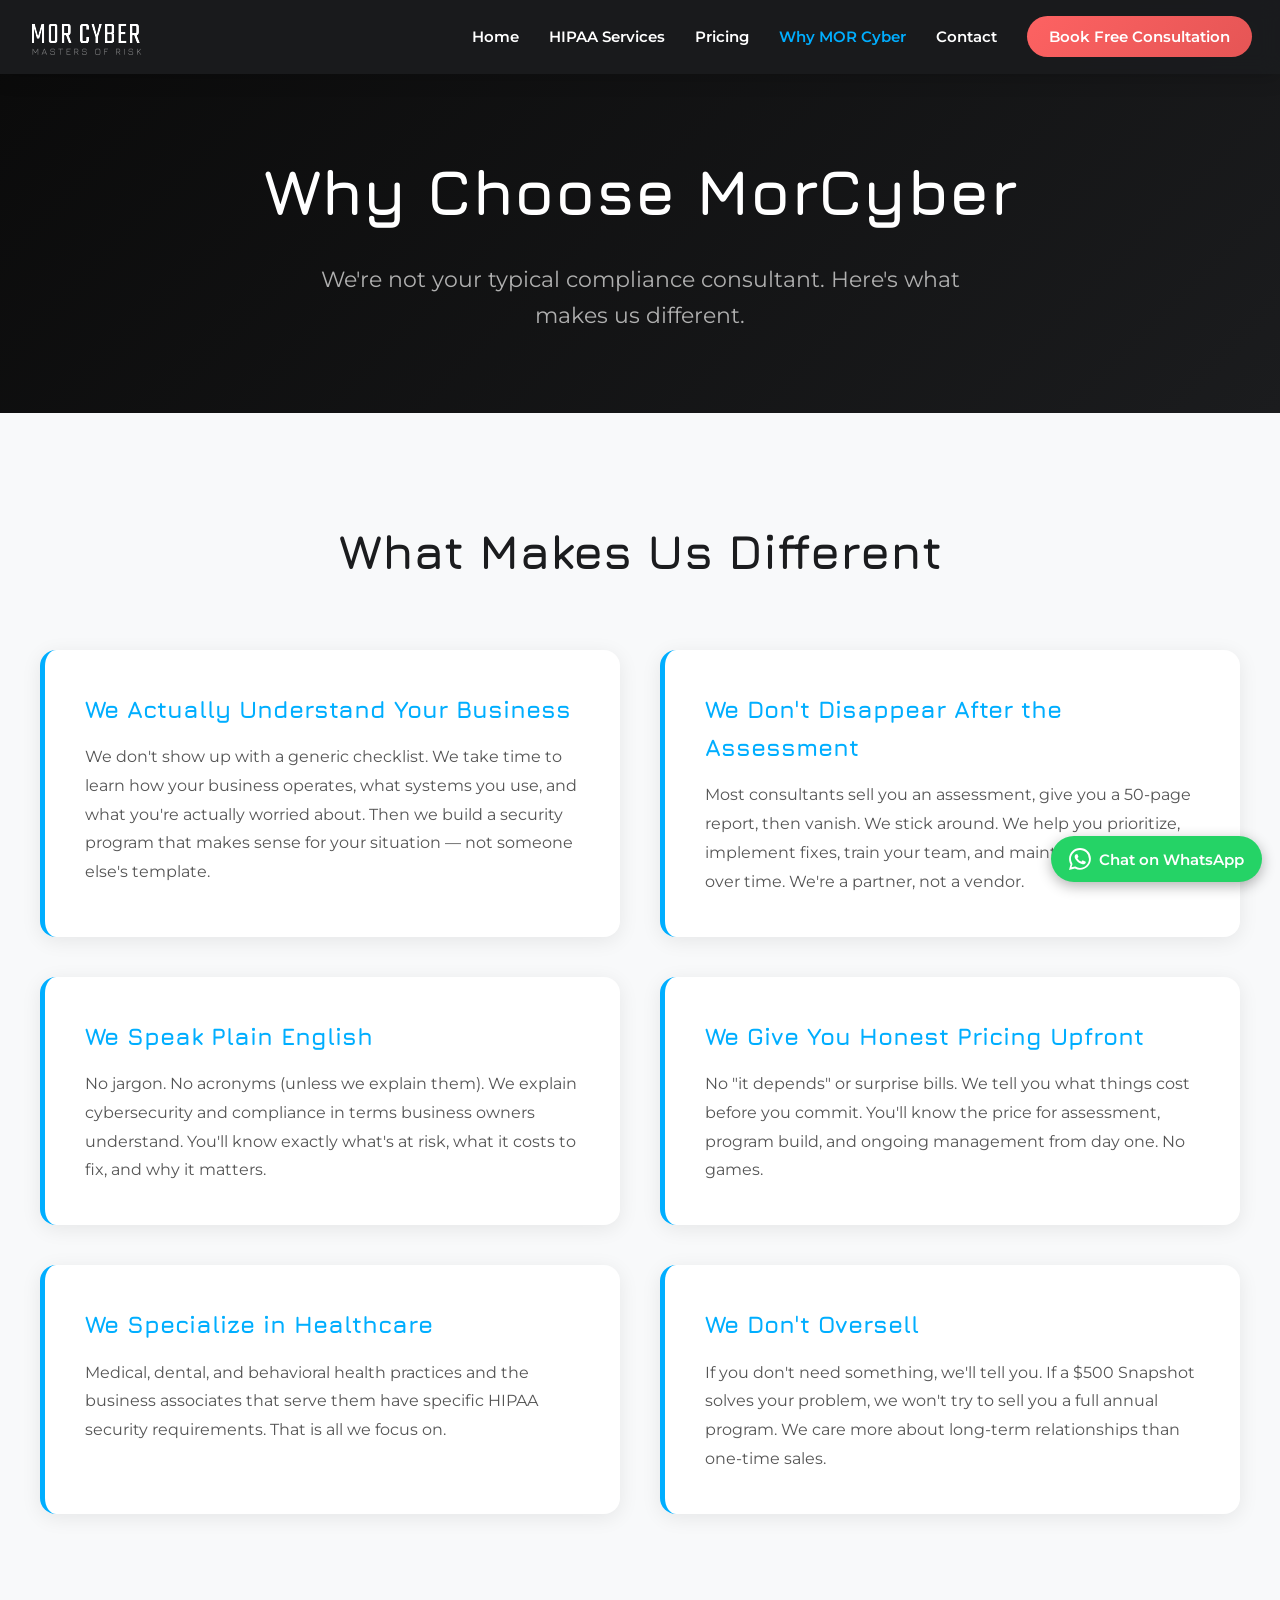
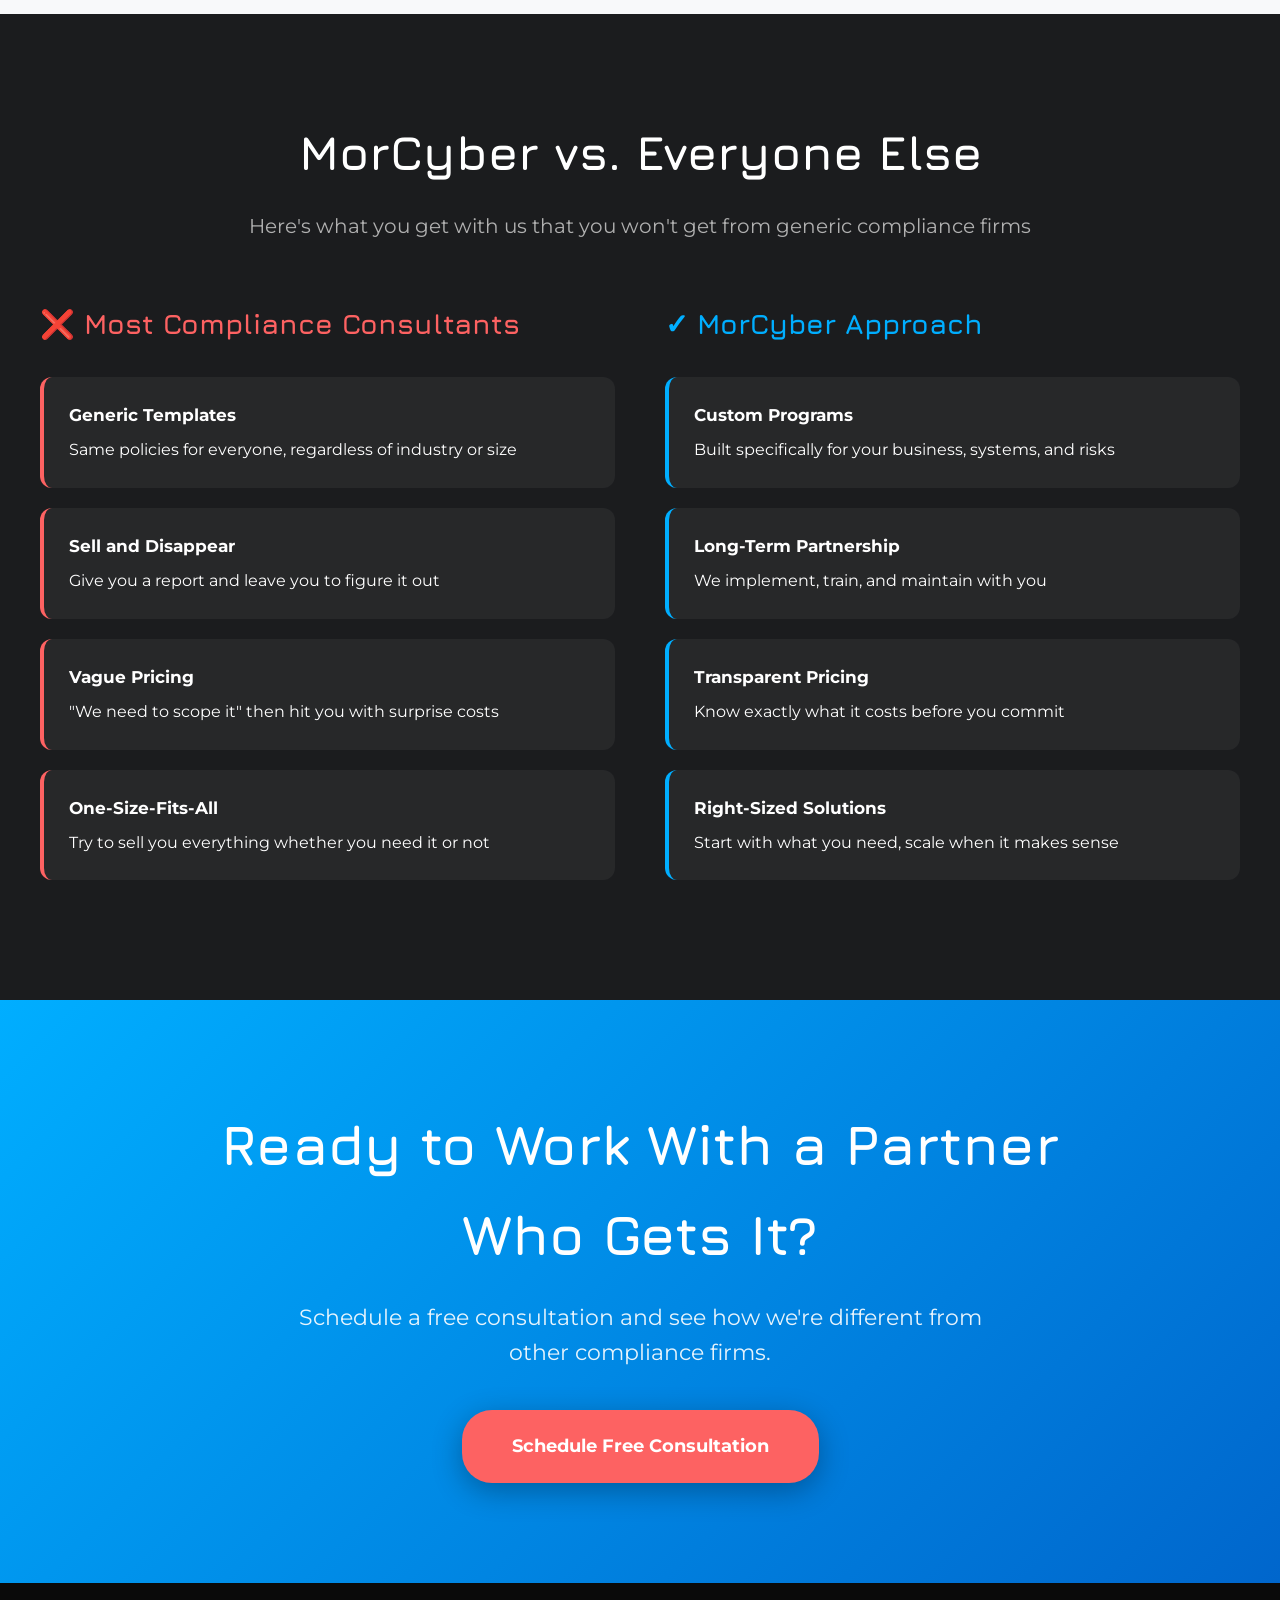
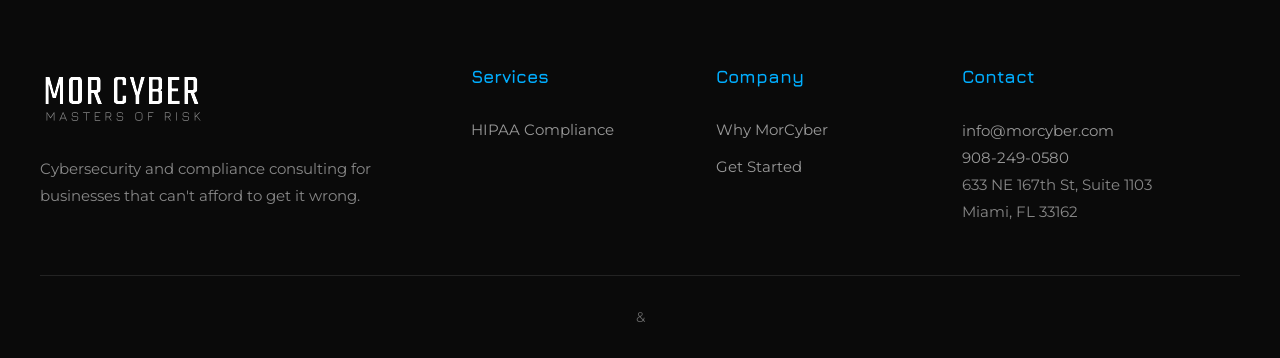
<file: why-morcyber.html>
<!DOCTYPE html>
<html lang="en">
<head>
    <meta charset="UTF-8">
    <meta name="viewport" content="width=device-width, initial-scale=1.0">
    <title>Why Choose MOR CYBER | Masters of Risk</title>
    <link rel="preconnect" href="https://fonts.googleapis.com">
    <link rel="preconnect" href="https://fonts.gstatic.com" crossorigin>
    <link href="https://fonts.googleapis.com/css2?family=Montserrat:wght@100;200;300;400;500;600;700;800;900&family=Jura:wght@300;400;500;600;700&family=Sofia+Sans+Condensed:wght@100;200;300;400;500;600;700;800;900&display=swap" rel="stylesheet">
    <style>
        @import url('https://fonts.googleapis.com/css2?family=Montserrat:wght@100;200;300;400;500;600;700;800;900&family=Jura:wght@300;400;500;600;700&family=Sofia+Sans+Condensed:wght@100;200;300;400;500;600;700;800;900&display=swap');
        
        * { margin: 0; padding: 0; box-sizing: border-box; }
        
        :root {
            --primary-white: #FFFFFF;
            --primary-black: #000000;
            --primary-gray: #7D7D7D;
            --accent-red: #FD6262;
            --accent-blue: #00AEFF;
            --dark-bg: #1B1C1E;
            --font-title: 'Jura', sans-serif;
            --font-body: 'Montserrat', sans-serif;
        }
        
        body { font-family: var(--font-body); color: var(--dark-bg); line-height: 1.6; }
        h1, h2, h3, h4 { font-family: var(--font-title); }
        
        .navbar {
            position: fixed; top: 0; width: 100%;
            background: rgba(27, 28, 30, 0.95);
            backdrop-filter: blur(10px);
            padding: 20px 0; z-index: 1000;
            box-shadow: 0 2px 20px rgba(0,0,0,0.1);
        }
        .nav-container {
            max-width: 1400px; margin: 0 auto; padding: 0 40px;
            display: flex; justify-content: space-between; align-items: center;
        }
        .nav-menu {
            display: flex; list-style: none; gap: 50px; align-items: center;
        }
        .nav-menu a {
            color: var(--primary-white); text-decoration: none;
            font-weight: 600; font-size: 15px; transition: all 0.3s;
        }
        .nav-menu a:hover { color: var(--accent-blue); }
        .hamburger { display: none; flex-direction: column; cursor: pointer; gap: 5px; }
        .hamburger span { width: 25px; height: 3px; background: var(--primary-white); transition: all 0.3s; }
        .btn-nav {
            background: linear-gradient(135deg, var(--accent-blue) 0%, #0066cc 100%);
            padding: 12px 30px; border-radius: 30px;
            box-shadow: 0 4px 15px rgba(0,174,255,0.3);
        }
        
        .hero {
            background: linear-gradient(135deg, #0a0a0a 0%, var(--dark-bg) 100%);
            padding: 140px 40px 80px; text-align: center;
        }
        .hero h1 { font-size: 64px; font-weight: 700; color: var(--primary-white); margin-bottom: 20px; }
        .hero p { font-size: 22px; color: #b0b0b0; max-width: 700px; margin: 0 auto; }
        
        .section { padding: 100px 40px; }
        .container { max-width: 1400px; margin: 0 auto; }
        
        .why-grid { display: grid; grid-template-columns: repeat(2, 1fr); gap: 40px; }
        .why-card {
            background: var(--primary-white);
            padding: 40px; border-radius: 16px;
            border-left: 5px solid var(--accent-blue);
            box-shadow: 0 4px 20px rgba(0,0,0,0.08);
            transition: all 0.3s;
        }
        .why-card:hover { transform: translateY(-5px); box-shadow: 0 8px 30px rgba(0,0,0,0.15); }
        .why-card h3 { font-size: 24px; color: var(--accent-blue); margin-bottom: 15px; font-weight: 800; }
        .why-card p { color: #555; line-height: 1.8; }
        
        .comparison-section { background: var(--dark-bg); color: var(--primary-white); padding: 100px 40px; }
        .comparison-grid { display: grid; grid-template-columns: repeat(2, 1fr); gap: 50px; margin-top: 60px; }
        .comparison-col h4 { font-size: 28px; margin-bottom: 30px; font-weight: 800; }
        .comparison-col.others h4 { color: var(--accent-red); }
        .comparison-col.us h4 { color: var(--accent-blue); }
        .comparison-item {
            background: rgba(255,255,255,0.05);
            padding: 25px; margin-bottom: 20px;
            border-radius: 12px; border-left: 4px solid transparent;
        }
        .comparison-col.others .comparison-item { border-left-color: var(--accent-red); }
        .comparison-col.us .comparison-item { border-left-color: var(--accent-blue); }
        .comparison-item strong { display: block; margin-bottom: 8px; font-size: 17px; }
        
        .cta-section {
            background: linear-gradient(135deg, var(--accent-blue) 0%, #0066cc 100%);
            padding: 100px 40px; text-align: center;
        }
        .cta-section h2 { font-size: 56px; font-weight: 900; color: var(--primary-white); margin-bottom: 20px; }
        .cta-section p { font-size: 22px; color: rgba(255,255,255,0.9); margin-bottom: 40px; max-width: 700px; margin-left: auto; margin-right: auto; }
        .btn { display: inline-block; padding: 22px 50px; font-size: 18px; font-weight: 700; border-radius: 30px; text-decoration: none; transition: all 0.3s; }
        .btn-cta { background: var(--accent-red); color: var(--primary-white); box-shadow: 0 8px 30px rgba(0,0,0,0.3); }
        .btn-cta:hover { background: #e55555; transform: translateY(-4px); }
        
        .footer {
            background: #0a0a0a; color: var(--primary-white); padding: 80px 40px 30px;
        }
        .footer-content {
            max-width: 1400px; margin: 0 auto;
            display: grid; grid-template-columns: 2fr 1fr 1fr 1.5fr; gap: 60px;
            margin-bottom: 50px;
        }
        .footer-col h4 { color: var(--accent-blue); margin-bottom: 25px; font-size: 18px; font-weight: 800; }
        .footer-col ul { list-style: none; }
        .footer-col ul li { margin-bottom: 12px; }
        .footer-col a { color: #999; text-decoration: none; transition: color 0.3s; font-size: 15px; }
        .footer-col a:hover { color: var(--accent-blue); }
        .footer-col p { color: #888; font-size: 15px; line-height: 1.8; }
        .footer-bottom {
            border-top: 1px solid rgba(255,255,255,0.1);
            padding-top: 30px; text-align: center;
            max-width: 1400px; margin: 0 auto;
        }
        .footer-bottom p { color: #666; font-size: 14px; }
        
        @media (max-width: 1200px) {
            .why-grid, .comparison-grid { grid-template-columns: 1fr; }
        }
        @media (max-width: 768px) {
            .hero h1 { font-size: 42px; }
            .nav-menu { display: none; }
            .footer-content { grid-template-columns: 1fr; }
        }
    </style>
    <link rel="stylesheet" href="site.css">
    <script src="whatsapp.js" defer></script>
</head>
<body>
    <nav class="mc-nav"><div class="mc-nav-in">
  <a href="index.html"><img src="MOR Cyber Logo horizontal.svg" alt="MOR CYBER - Masters of Risk"></a>
  <button class="mc-burger" aria-label="Menu" onclick="this.nextElementSibling.classList.toggle('open')"><span></span><span></span><span></span></button>
  <ul class="mc-menu"><li><a href="index.html">Home</a></li><li><a href="services.html">HIPAA Services</a></li><li><a href="index.html#pricing">Pricing</a></li><li><a href="why-morcyber.html" class="active">Why MOR Cyber</a></li><li><a href="index.html#contact">Contact</a></li><li><a class="mc-cta" href="https://outlook.office.com/book/Free30MinHIPAAConsultation@Morcyber.com/" target="_blank" rel="noopener">Book Free Consultation</a></li></ul>
</div></nav>

    <section class="hero">
        <h1>Why Choose MorCyber</h1>
        <p>We're not your typical compliance consultant. Here's what makes us different.</p>
    </section>

    <section class="section" style="background: #f8f9fa;">
        <div class="container">
            <div style="text-align: center; margin-bottom: 60px;">
                <h2 style="font-size: 48px; margin-bottom: 20px;">What Makes Us Different</h2>
            </div>
            <div class="why-grid">
                <div class="why-card">
                    <h3>We Actually Understand Your Business</h3>
                    <p>We don't show up with a generic checklist. We take time to learn how your business operates, what systems you use, and what you're actually worried about. Then we build a security program that makes sense for your situation — not someone else's template.</p>
                </div>
                <div class="why-card">
                    <h3>We Don't Disappear After the Assessment</h3>
                    <p>Most consultants sell you an assessment, give you a 50-page report, then vanish. We stick around. We help you prioritize, implement fixes, train your team, and maintain compliance over time. We're a partner, not a vendor.</p>
                </div>
                <div class="why-card">
                    <h3>We Speak Plain English</h3>
                    <p>No jargon. No acronyms (unless we explain them). We explain cybersecurity and compliance in terms business owners understand. You'll know exactly what's at risk, what it costs to fix, and why it matters.</p>
                </div>
                <div class="why-card">
                    <h3>We Give You Honest Pricing Upfront</h3>
                    <p>No "it depends" or surprise bills. We tell you what things cost before you commit. You'll know the price for assessment, program build, and ongoing management from day one. No games.</p>
                </div>
                <div class="why-card">
                    <h3>We Specialize in Healthcare</h3>
                    <p>Medical, dental, and behavioral health practices and the business associates that serve them have specific HIPAA security requirements. That is all we focus on.</p>
                </div>
                <div class="why-card">
                    <h3>We Don't Oversell</h3>
                    <p>If you don't need something, we'll tell you. If a $500 Snapshot solves your problem, we won't try to sell you a full annual program. We care more about long-term relationships than one-time sales.</p>
                </div>
            </div>
        </div>
    </section>

    <section class="comparison-section">
        <div class="container">
            <div style="text-align: center; margin-bottom: 60px;">
                <h2 style="font-size: 48px; color: white; margin-bottom: 20px;">MorCyber vs. Everyone Else</h2>
                <p style="font-size: 20px; color: #b0b0b0;">Here's what you get with us that you won't get from generic compliance firms</p>
            </div>
            <div class="comparison-grid">
                <div class="comparison-col others">
                    <h4>❌ Most Compliance Consultants</h4>
                    <div class="comparison-item">
                        <strong>Generic Templates</strong>
                        Same policies for everyone, regardless of industry or size
                    </div>
                    <div class="comparison-item">
                        <strong>Sell and Disappear</strong>
                        Give you a report and leave you to figure it out
                    </div>
                    <div class="comparison-item">
                        <strong>Vague Pricing</strong>
                        "We need to scope it" then hit you with surprise costs
                    </div>
                    <div class="comparison-item">
                        <strong>One-Size-Fits-All</strong>
                        Try to sell you everything whether you need it or not
                    </div>
                </div>
                <div class="comparison-col us">
                    <h4>✓ MorCyber Approach</h4>
                    <div class="comparison-item">
                        <strong>Custom Programs</strong>
                        Built specifically for your business, systems, and risks
                    </div>
                    <div class="comparison-item">
                        <strong>Long-Term Partnership</strong>
                        We implement, train, and maintain with you
                    </div>
                    <div class="comparison-item">
                        <strong>Transparent Pricing</strong>
                        Know exactly what it costs before you commit
                    </div>
                    <div class="comparison-item">
                        <strong>Right-Sized Solutions</strong>
                        Start with what you need, scale when it makes sense
                    </div>
                </div>
            </div>
        </div>
    </section>

    <section class="cta-section">
        <div style="max-width: 900px; margin: 0 auto;">
            <h2>Ready to Work With a Partner Who Gets It?</h2>
            <p>Schedule a free consultation and see how we're different from other compliance firms.</p>
            <a href="https://outlook.office.com/book/Free30MinHIPAAConsultation@Morcyber.com/" target="_blank" class="btn btn-cta">Schedule Free Consultation</a>
            
        </div>
    </section>

    <footer class="footer">
        <div class="footer-content">
            <div class="footer-col">
                <img src="MOR Cyber Logo horizontal.svg" alt="MOR CYBER" style="height: 65px; margin-bottom: 20px;">
                <p>Cybersecurity and compliance consulting for businesses that can't afford to get it wrong.</p>
            </div>
            <div class="footer-col">
                <h4>Services</h4>
                <ul>
                    <li><a href="services.html#hipaa">HIPAA Compliance</a>
            </li>
                </ul>
            </div>
            <div class="footer-col">
                <h4>Company</h4>
                <ul>
                    <li><a href="why-morcyber.html">Why MorCyber</a>
            </li>
                    <li><a href="https://outlook.office.com/book/Free30MinHIPAAConsultation@Morcyber.com/" target="_blank">Get Started</a>
            </li>
                </ul>
            </div>
            <div class="footer-col">
                <h4>Contact</h4>
                
                <p><a href="mailto:info@morcyber.com">info@morcyber.com</a></p>
                <p><a href="tel:908-249-0580">908-249-0580</a>
            </p>
            </p>
                <p>633 NE 167th St, Suite 1103<br>Miami, FL 33162</p>
            </div>
        </div>
        <div class="footer-bottom">
            <p>&
</file>
<file: site.css>
/* Shared MOR Cyber styles (nav, footer note, contact form) - used on every page */
:root{--mc-blue:#00AEFF;--mc-red:#FD6262;--mc-dark:#1B1C1E;--mc-gray:#7D7D7D}
.mc-nav{position:fixed;top:0;left:0;right:0;z-index:1000;background:rgba(27,28,30,.96);backdrop-filter:blur(10px);box-shadow:0 2px 20px rgba(0,0,0,.2)}
.mc-nav-in{max-width:1300px;margin:0 auto;padding:14px 28px;display:flex;align-items:center;justify-content:space-between;gap:20px}
.mc-nav img{height:46px;width:auto;display:block}
.mc-menu{display:flex;gap:30px;list-style:none;align-items:center;margin:0;padding:0}
.mc-menu a{color:#fff;text-decoration:none;font:600 15px 'Montserrat',sans-serif}
.mc-menu a:hover,.mc-menu a.active{color:var(--mc-blue)}
.mc-menu a.mc-cta{background:linear-gradient(135deg,var(--mc-red),#e55555);padding:11px 22px;border-radius:30px;color:#fff}
.mc-burger{display:none;background:none;border:0;cursor:pointer;padding:6px}
.mc-burger span{display:block;width:26px;height:3px;background:#fff;margin:5px 0}
@media(max-width:900px){.mc-burger{display:block}.mc-menu{display:none;position:absolute;top:100%;left:0;right:0;flex-direction:column;background:#1B1C1E;padding:20px 0;gap:18px}.mc-menu.open{display:flex}}
.mc-legal{max-width:1100px;margin:18px auto 0;padding:0 20px;color:#888;font-size:13px;line-height:1.6;text-align:center;font-family:'Montserrat',sans-serif}
</file>
